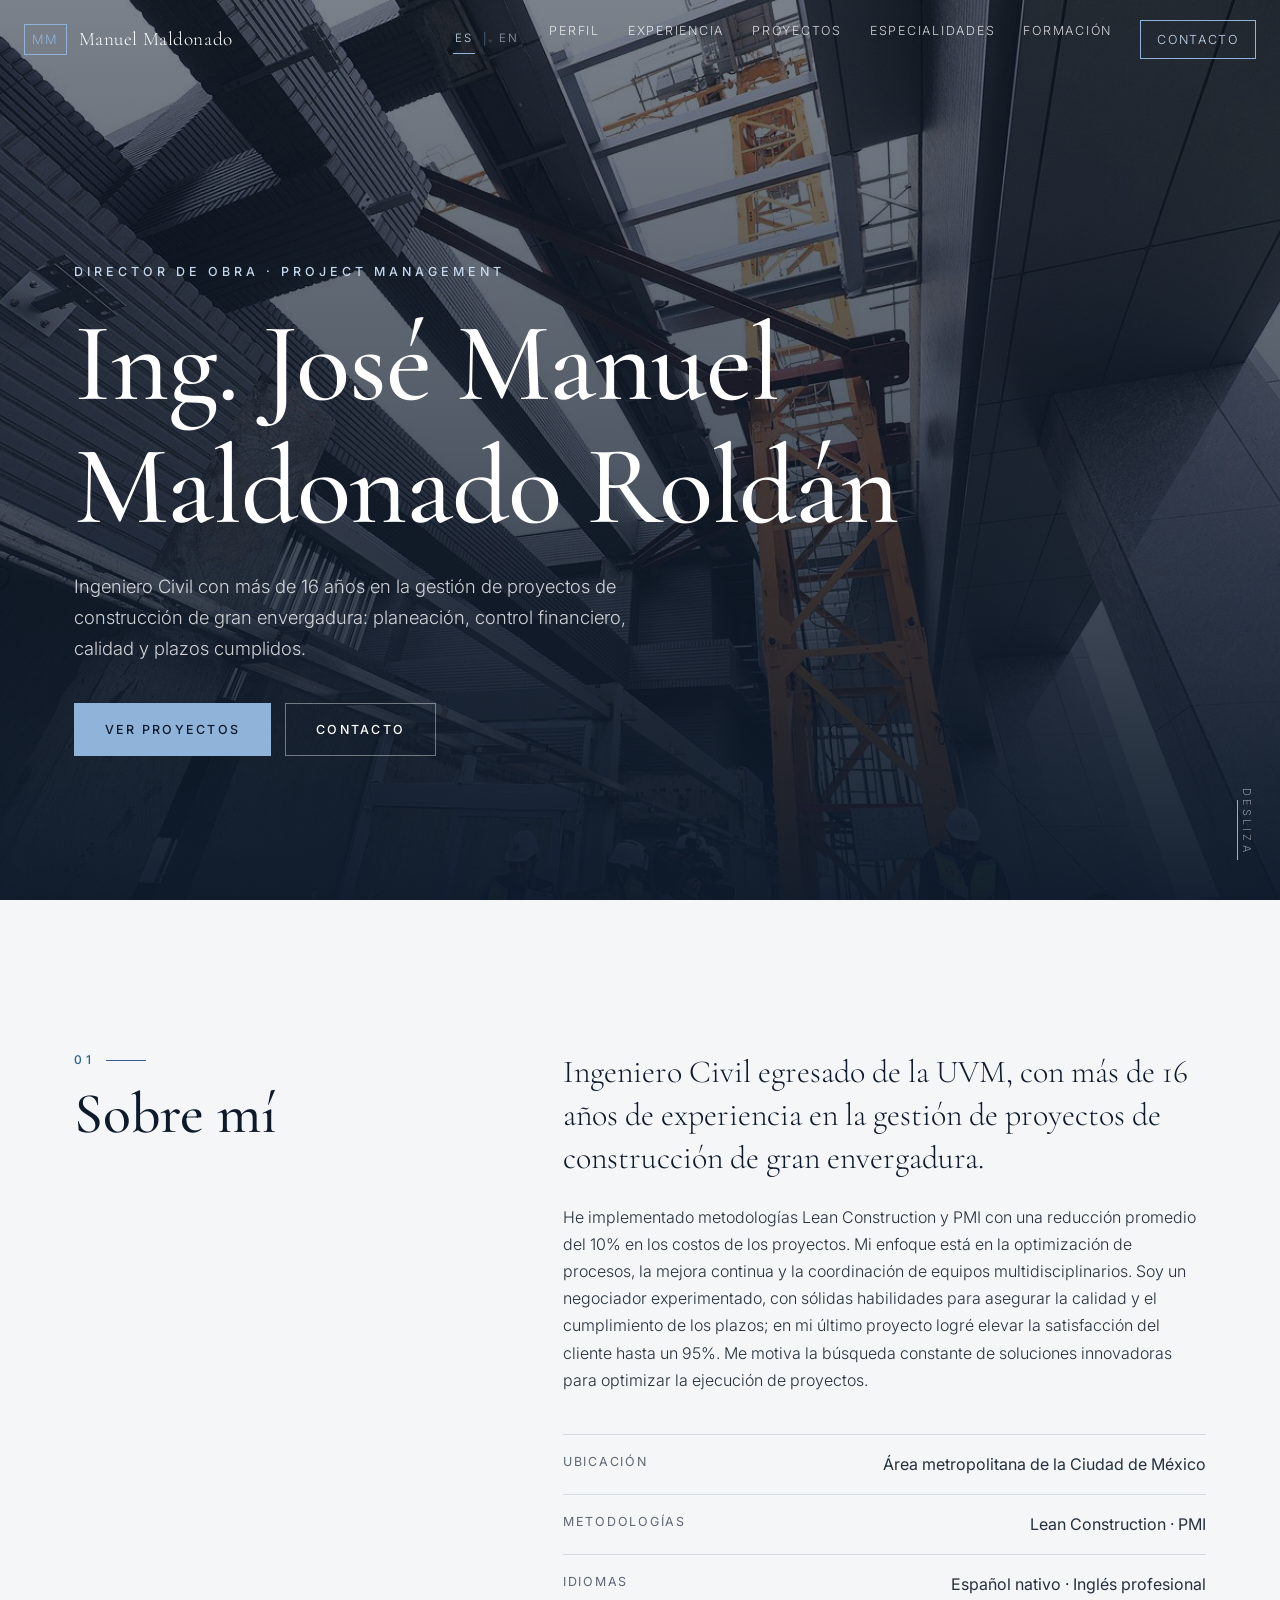
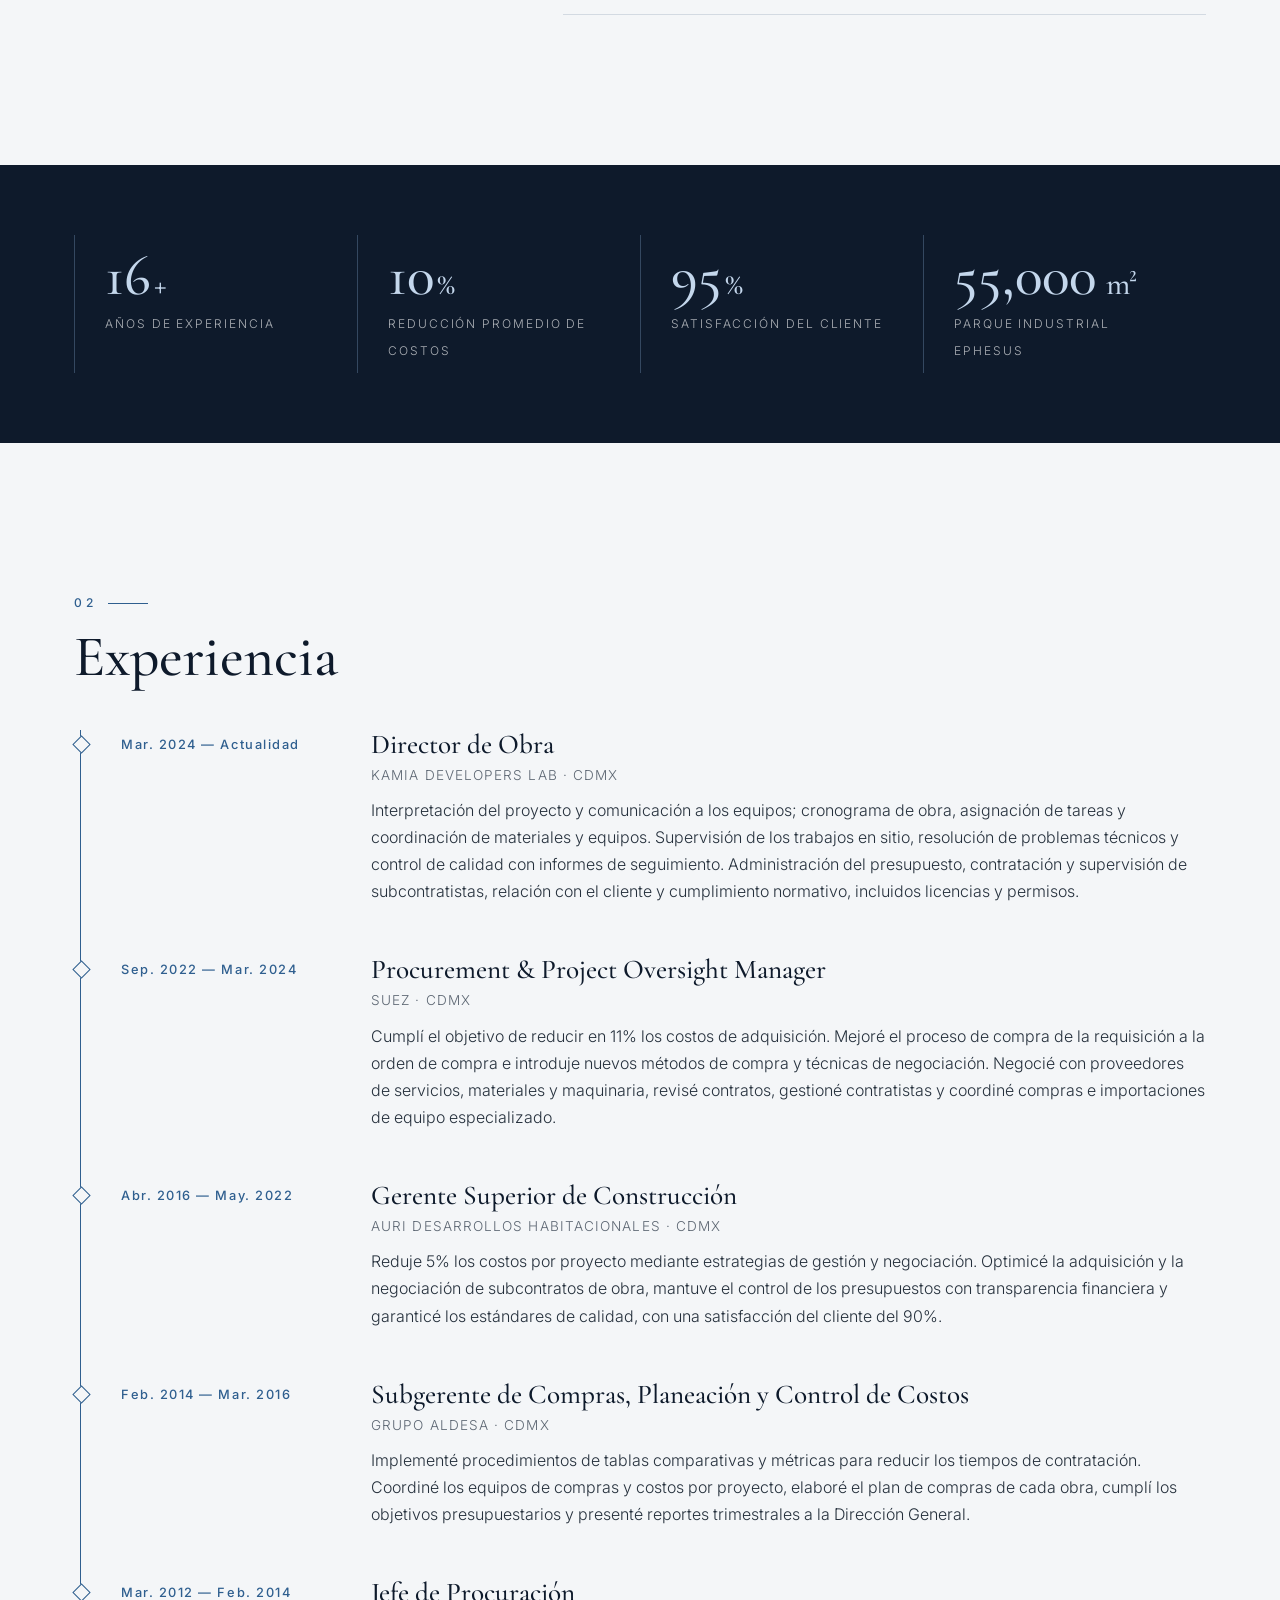
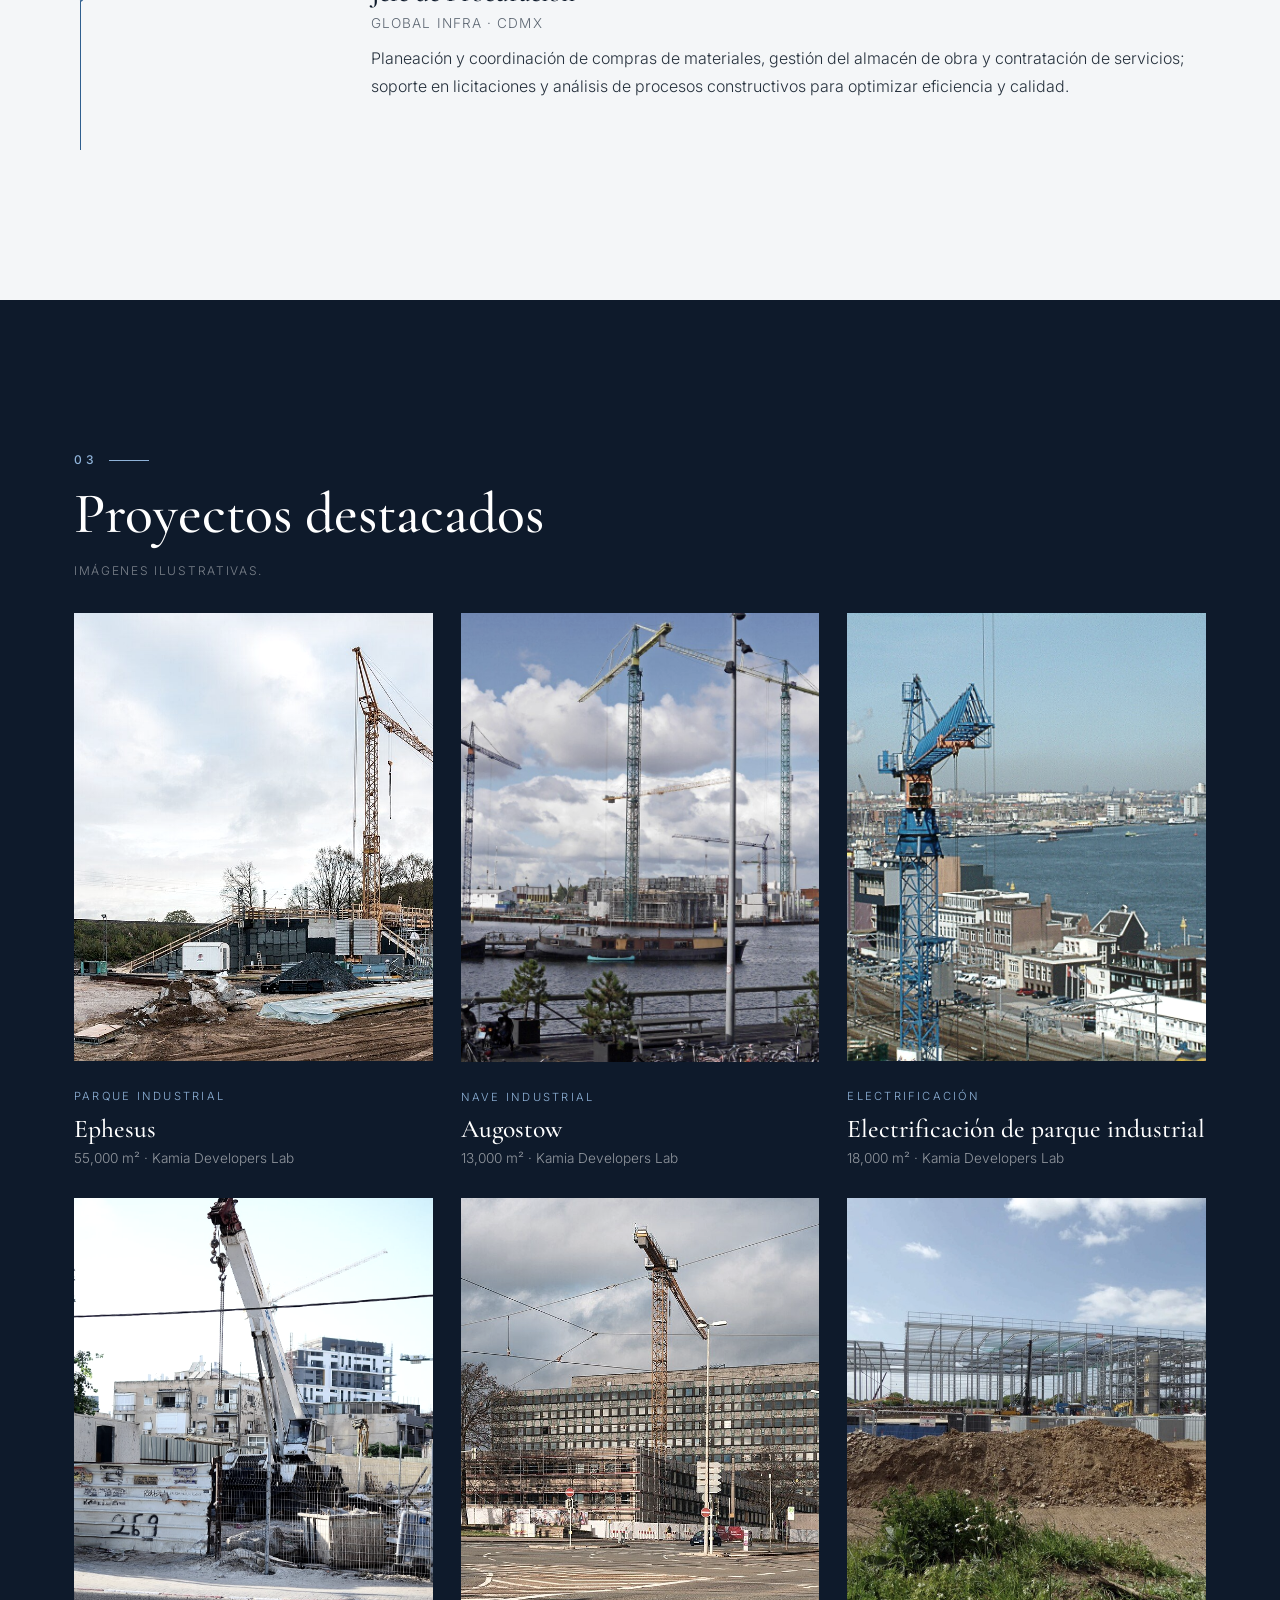
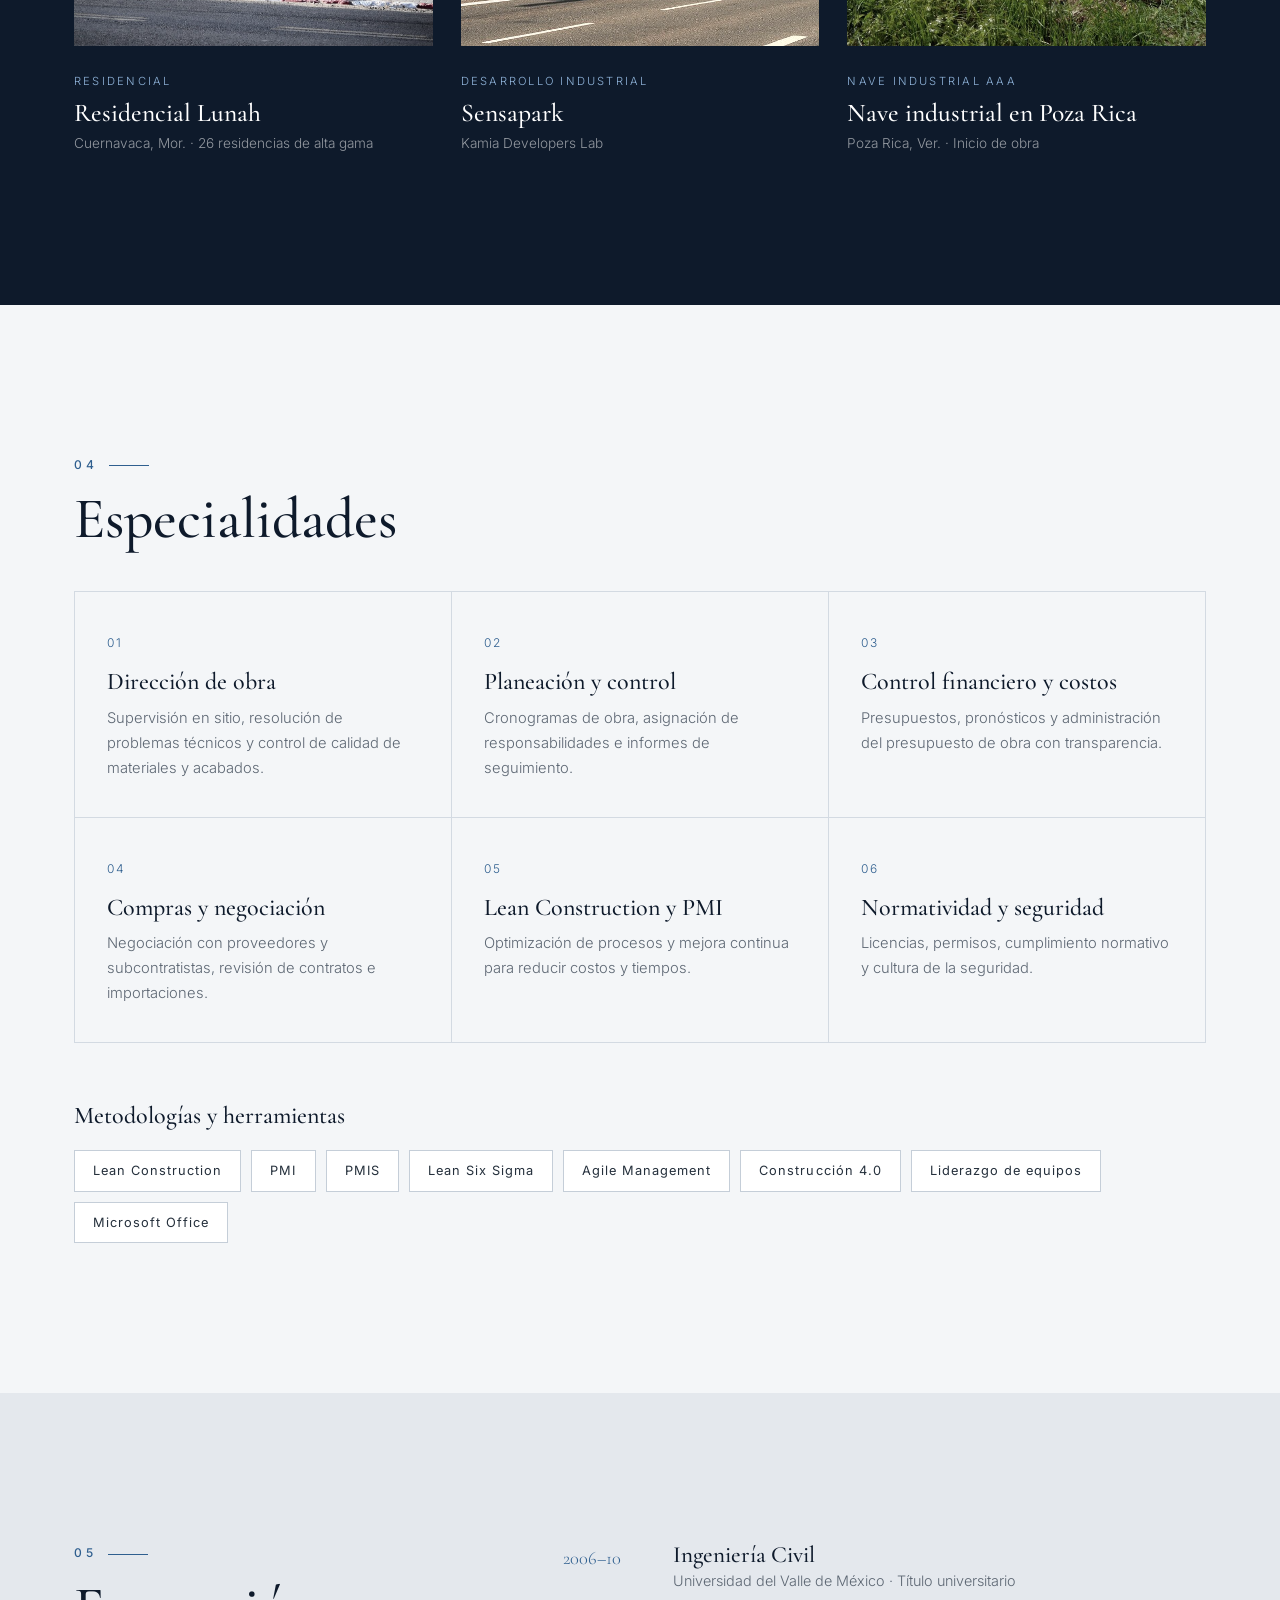
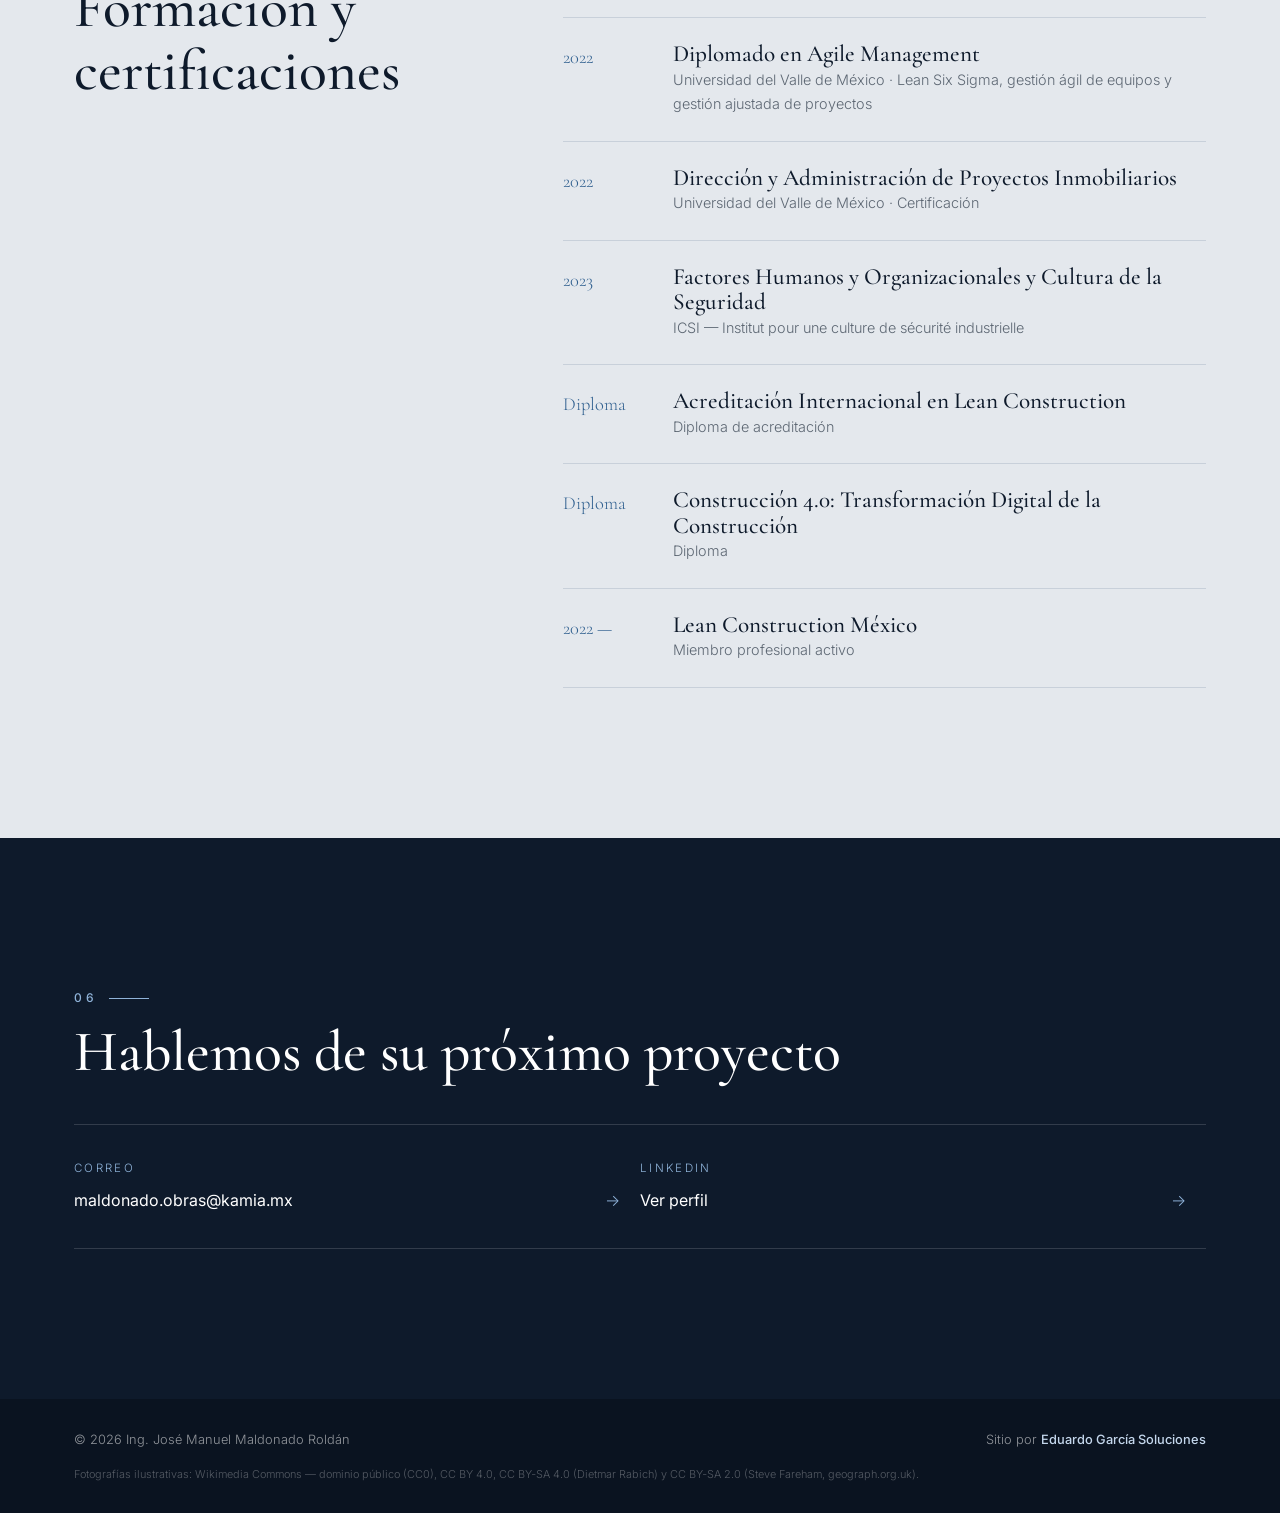
<file: index.html>
<!doctype html>
<html lang="es">
<head>
<meta charset="utf-8">
<meta name="viewport" content="width=device-width,initial-scale=1">
<title>Ing. José Manuel Maldonado Roldán · Director de Obra · Project Management</title>
<meta name="description" content="Ingeniero Civil con más de 16 años en dirección de obra, planeación, control financiero y gestión de proyectos de construcción con Lean Construction y PMI.">
<meta property="og:type" content="profile">
<meta property="og:title" content="Ing. José Manuel Maldonado Roldán · Director de Obra · Project Management">
<meta property="og:description" content="Dirección de obra, planeación y control de proyectos de construcción. Lean Construction y PMI.">
<meta property="og:image" content="https://lalo0790.github.io/manuel-maldonado/img/og.jpg">
<meta property="og:url" content="https://lalo0790.github.io/manuel-maldonado/">
<link rel="canonical" href="https://lalo0790.github.io/manuel-maldonado/">
<link rel="alternate" hreflang="es" href="https://lalo0790.github.io/manuel-maldonado/">
<meta name="twitter:card" content="summary_large_image">
<meta name="theme-color" content="#0e1a2b">
<link rel="icon" href="favicon.svg" type="image/svg+xml">
<link rel="preconnect" href="https://fonts.googleapis.com"><link rel="preconnect" href="https://fonts.gstatic.com" crossorigin>
<link href="https://fonts.googleapis.com/css2?family=Cormorant+Garamond:ital,wght@0,500;0,600;1,500&family=Inter:wght@300;400;500;600&display=swap" rel="stylesheet">
<link rel="stylesheet" href="styles.css">
</head>
<body>
<header class="nav" id="nav">
  <a href="#inicio" class="brand"><span class="mono" data-f="iniciales"></span><span data-f="nombreCorto"></span></a>
  <div class="lang" role="group" aria-label="Idioma / Language"><button data-l="es">ES</button><i>|</i><button data-l="en">EN</button></div>
  <button class="burger" aria-label="Menú" onclick="document.body.classList.toggle('menu')"><span></span><span></span></button>
  <nav><a href="#sobre" data-i="perfil">Perfil</a><a href="#experiencia" data-i="experiencia">Experiencia</a><a href="#proyectos" data-i="proyectos">Proyectos</a><a href="#especialidades" data-i="especialidades">Especialidades</a><a href="#formacion" data-i="formacion">Formación</a><a href="#contacto" class="nav-cta" data-i="contacto">Contacto</a></nav>
</header>

<section class="hero" id="inicio">
  <div class="hero-bg" style="background-image:url(img/hero.jpg)"></div>
  <div class="hero-in">
    <p class="eyebrow reveal" data-f="titulo"></p>
    <h1 class="reveal" data-f="nombre"></h1>
    <p class="tag reveal" data-f="tagline"></p>
    <div class="btns reveal">
      <a class="btn gold" id="cvBtn" href="#proyectos">Ver proyectos</a>
      <a class="btn line" href="#contacto" data-i="contacto">Contacto</a>
    </div>
  </div>
  <div class="scroll" data-i="desliza">Desliza</div>
</section>

<section class="sec" id="sobre">
  <div class="wrap two">
    <div><p class="num">01</p><h2 class="reveal" data-i="sobreT">Sobre mí</h2></div>
    <div class="reveal"><p class="lead" data-f="sobre1"></p><p data-f="sobre2"></p>
      <ul class="facts" id="facts"></ul></div>
  </div>
</section>

<section class="stats"><div class="wrap grid4" id="stats"></div></section>

<section class="sec" id="experiencia">
  <div class="wrap"><p class="num">02</p><h2 class="reveal" data-i="expT">Experiencia</h2>
    <ol class="timeline" id="timeline"></ol></div>
</section>

<section class="sec dark" id="proyectos">
  <div class="wrap"><p class="num">03</p><h2 class="reveal" data-i="proyT">Proyectos destacados</h2><p class="pnote" data-i="proyNota">Imágenes ilustrativas.</p>
    <div class="projects" id="projects"></div></div>
</section>

<section class="sec" id="especialidades">
  <div class="wrap"><p class="num">04</p><h2 class="reveal" data-i="espT">Especialidades</h2>
    <div class="skills" id="skills"></div>
    <h3 class="sub" data-i="tools">Metodologías y herramientas</h3><div class="chips" id="tools"></div></div>
</section>

<section class="sec concrete" id="formacion">
  <div class="wrap two">
    <div><p class="num">05</p><h2 class="reveal" data-i="formT">Formación y certificaciones</h2></div>
    <div><ul class="edu" id="edu"></ul></div>
  </div>
</section>

<section class="sec dark contact" id="contacto">
  <div class="wrap"><p class="num">06</p><h2 class="reveal" data-i="contT">Hablemos de su próximo proyecto</h2>
    <div class="cgrid" id="contact"></div></div>
</section>

<footer class="foot"><div class="wrap">
  <span>© <span id="yr"></span> <span data-f="nombre"></span></span>
  <span><span data-i="por">Sitio por</span> <strong>Eduardo García Soluciones</strong></span>
</div>
<p class="credits wrap" data-i="credits"></p>
</footer>
<script src="data.js"></script>
<script src="app.js"></script>
</body>
</html>
</file>
<file: styles.css>
:root{--ink:#0e1a2b;--ink2:#162538;--gold:#2f5f8f;--gold2:#24496f;--paper:#f4f6f8;--concrete:#e4e8ed;--txt:#25303c;--mut:#5d6773;--serif:'Cormorant Garamond',Georgia,serif;--sans:'Inter',system-ui,sans-serif}
*{box-sizing:border-box;margin:0;padding:0}html{scroll-behavior:smooth}
body{font-family:var(--sans);font-weight:300;color:var(--txt);background:var(--paper);line-height:1.7;-webkit-font-smoothing:antialiased}
a{color:inherit;text-decoration:none}img{display:block;max-width:100%}
.wrap{max-width:1180px;margin:0 auto;padding:0 24px}
h1,h2,h3{font-family:var(--serif);font-weight:500;line-height:1.1;color:var(--ink)}
h2{font-size:clamp(2.2rem,5vw,3.6rem);margin-bottom:2.5rem}
.num{font-size:.75rem;letter-spacing:.3em;color:var(--gold);margin-bottom:.8rem;font-weight:500}
.num::after{content:"";display:inline-block;width:40px;height:1px;background:var(--gold);vertical-align:middle;margin-left:12px}
/* acento acero claro sobre fondos oscuros */
.nav,.hero,.stats,.dark,.foot{--gold:#8fb3d9;--gold2:#c4d7ec}
/* nav */
.nav{position:fixed;inset:0 0 auto;z-index:50;display:flex;align-items:center;justify-content:space-between;padding:20px 24px;transition:.4s;color:#fff}
.nav.solid{background:rgba(14,26,43,.94);backdrop-filter:blur(10px);padding:14px 24px}
.brand{display:flex;align-items:center;gap:12px;font-family:var(--serif);font-size:1.2rem;letter-spacing:.03em}
.mono{border:1px solid var(--gold);color:var(--gold);font-size:.8rem;padding:4px 7px;font-family:var(--sans);letter-spacing:.1em}
.nav nav{display:flex;gap:28px;font-size:.78rem;letter-spacing:.14em;text-transform:uppercase}
.nav nav a{opacity:.8;transition:.3s}.nav nav a:hover{opacity:1;color:var(--gold2)}
.nav-cta{border:1px solid var(--gold);padding:8px 16px;color:var(--gold2)!important;opacity:1!important}
.burger{display:none;background:none;border:0;width:30px;cursor:pointer}.burger span{display:block;height:1px;background:#fff;margin:7px 0;transition:.3s}
/* hero */
.hero{position:relative;min-height:100svh;display:flex;align-items:flex-end;color:#fff;overflow:hidden;background:var(--ink)}
.hero-bg{position:absolute;inset:0;background-size:cover;background-position:center;transform:scale(1.08);animation:zoom 14s ease-out forwards}
.hero-bg::after{content:"";position:absolute;inset:0;background:linear-gradient(180deg,rgba(14,26,43,.55) 0%,rgba(14,26,43,.72) 50%,rgba(14,26,43,.97) 100%)}
@keyframes zoom{to{transform:scale(1)}}
.hero-in{position:relative;max-width:1180px;width:100%;margin:0 auto;padding:0 24px 16vh}
.eyebrow{color:var(--gold2);letter-spacing:.32em;text-transform:uppercase;font-size:.78rem;font-weight:500;margin-bottom:1.2rem}
.hero h1{color:#fff;font-size:clamp(3rem,9vw,7rem);font-weight:500;letter-spacing:-.01em;margin-bottom:1.4rem}
.tag{max-width:600px;font-size:clamp(1rem,1.6vw,1.15rem);color:rgba(255,255,255,.8);margin-bottom:2.4rem}
.btns{display:flex;gap:14px;flex-wrap:wrap}
.btn{padding:15px 30px;font-size:.78rem;letter-spacing:.18em;text-transform:uppercase;font-weight:500;transition:.35s;border:1px solid var(--gold)}
.btn.gold{background:var(--gold);color:var(--ink)}.btn.gold:hover{background:var(--gold2)}
.btn.line{color:#fff;border-color:rgba(255,255,255,.4)}.btn.line:hover{border-color:var(--gold);color:var(--gold2)}
.scroll{position:absolute;right:24px;bottom:40px;writing-mode:vertical-rl;font-size:.68rem;letter-spacing:.3em;text-transform:uppercase;color:rgba(255,255,255,.5)}
.scroll::after{content:"";display:block;width:1px;height:60px;background:var(--gold);margin:12px auto 0}
/* secciones */
.sec{padding:clamp(80px,12vw,150px) 0}
.two{display:grid;grid-template-columns:1fr 1.5fr;gap:60px}
.lead{font-family:var(--serif);font-size:clamp(1.5rem,2.6vw,2rem);line-height:1.35;color:var(--ink);margin-bottom:1.5rem}
.facts{list-style:none;margin-top:2.5rem;border-top:1px solid #d3dae2}
.facts li{display:flex;justify-content:space-between;gap:16px;padding:16px 0;border-bottom:1px solid #d3dae2;font-weight:400}
.facts span{color:var(--mut);font-size:.78rem;letter-spacing:.14em;text-transform:uppercase;font-weight:400}
.stats{background:var(--ink);color:#fff;padding:70px 0}
.grid4{display:grid;grid-template-columns:repeat(4,1fr)}
.stat{padding:10px 30px;border-left:1px solid rgba(143,179,217,.3)}
.stat b{display:block;font-family:var(--serif);font-weight:500;font-size:clamp(2.4rem,4.5vw,3.8rem);color:var(--gold2);line-height:1.1}
.stat span{font-size:.75rem;letter-spacing:.16em;text-transform:uppercase;color:rgba(255,255,255,.65)}
.timeline{list-style:none;border-left:1px solid var(--gold);margin-left:6px}
.timeline li{display:grid;grid-template-columns:220px 1fr;gap:30px;padding:0 0 50px 40px;position:relative}
.timeline li::before{content:"";position:absolute;left:-6px;top:8px;width:11px;height:11px;background:var(--paper);border:1px solid var(--gold);transform:rotate(45deg)}
.per{font-size:.8rem;letter-spacing:.12em;color:var(--gold);font-weight:500;padding-top:4px}
.timeline h3{font-size:1.7rem}.emp{color:var(--mut);font-size:.85rem;letter-spacing:.08em;text-transform:uppercase;margin:4px 0 10px}
.dark{background:var(--ink);color:rgba(255,255,255,.75)}.dark h2,.dark h3{color:#fff}
.projects{display:grid;grid-template-columns:repeat(3,1fr);gap:28px}
.proj .ph{overflow:hidden;aspect-ratio:4/5;background:var(--ink2)}
.proj img{width:100%;height:100%;object-fit:cover;filter:grayscale(.35) contrast(1.05);transition:transform 1.2s cubic-bezier(.2,.7,.2,1),filter .6s}
.proj:hover img{transform:scale(1.06);filter:none}
.proj figcaption{padding:20px 0 0}.proj figcaption span{font-size:.7rem;letter-spacing:.2em;text-transform:uppercase;color:var(--gold)}
.proj h3{font-size:1.6rem;margin:6px 0 4px}.proj p{font-size:.85rem;color:rgba(255,255,255,.55)}
.skills{display:grid;grid-template-columns:repeat(3,1fr);border-top:1px solid #d3dae2;border-left:1px solid #d3dae2}
.skill{padding:36px 32px;border-right:1px solid #d3dae2;border-bottom:1px solid #d3dae2;transition:background .4s}
.skill:hover{background:#fff}.skill i{font-style:normal;font-size:.75rem;color:var(--gold);letter-spacing:.2em}
.skill h3{font-size:1.5rem;margin:14px 0 10px}.skill p{font-size:.92rem;color:var(--mut)}
.sub{font-size:1.5rem;margin:60px 0 20px}
.chips{display:flex;flex-wrap:wrap;gap:10px}.chips span{border:1px solid #c5ced8;padding:9px 18px;font-size:.8rem;letter-spacing:.08em;font-weight:400}
.concrete{background:var(--concrete)}
.edu{list-style:none}.edu li{display:grid;grid-template-columns:90px 1fr;gap:20px;padding:24px 0;border-bottom:1px solid #c8d0da}
.edu li:first-child{padding-top:0}.edu span{font-family:var(--serif);font-size:1.3rem;color:var(--gold)}
.edu h3{font-size:1.45rem}.edu p{color:var(--mut);font-size:.9rem}
.cgrid{display:grid;grid-template-columns:repeat(4,1fr);border-top:1px solid rgba(255,255,255,.15)}
.ci{padding:34px 24px 34px 0;border-bottom:1px solid rgba(255,255,255,.15);position:relative;transition:.4s}
.ci span{display:block;font-size:.72rem;letter-spacing:.2em;text-transform:uppercase;color:var(--gold);margin-bottom:8px}
.ci b{font-weight:400;color:#fff;word-break:break-word}.ci i{position:absolute;right:20px;bottom:34px;font-style:normal;color:var(--gold);transition:.4s}
.ci:hover i{transform:translateX(6px)}
.foot{background:#0a1320;color:rgba(255,255,255,.55);font-size:.8rem;padding:30px 0}
.foot .wrap:first-child{display:flex;justify-content:space-between;flex-wrap:wrap;gap:10px}.foot strong{color:var(--gold2);font-weight:500}
.credits{font-size:.68rem;opacity:.55;margin-top:14px}
/* reveal */
.reveal{opacity:0;transform:translateY(28px);transition:opacity 1s ease,transform 1s cubic-bezier(.2,.7,.2,1)}.reveal.in{opacity:1;transform:none}
@media (prefers-reduced-motion:reduce){.reveal{opacity:1;transform:none}.hero-bg{animation:none}}
/* responsive */
@media (max-width:900px){
 .burger{display:block;z-index:2}
 .nav nav{position:fixed;inset:0;background:var(--ink);flex-direction:column;justify-content:center;align-items:center;gap:30px;font-size:1rem;opacity:0;pointer-events:none;transition:.4s}
 body.menu .nav nav{opacity:1;pointer-events:auto}
 body.menu .burger span:first-child{transform:translateY(4px) rotate(45deg)}body.menu .burger span:last-child{transform:translateY(-4px) rotate(-45deg)}
 .two{grid-template-columns:1fr;gap:10px}.grid4{grid-template-columns:1fr 1fr;row-gap:40px}.stat{padding:6px 18px}
 .timeline li{grid-template-columns:1fr;gap:6px;padding-left:28px}
 .projects,.skills{grid-template-columns:1fr 1fr}.cgrid{grid-template-columns:1fr 1fr}
 .scroll{display:none}
}
@media (max-width:560px){.projects,.skills,.cgrid{grid-template-columns:1fr}.proj .ph{aspect-ratio:4/3}.hero-in{padding-bottom:12vh}.btn{flex:1;text-align:center;padding:15px 18px}}
/* impresión como CV */
@media print{
 @page{size:letter;margin:14mm}
 body{background:#fff;color:#111;font-size:10pt;line-height:1.45}
 .nav,.scroll,.btns,.hero-bg,.projects,.credits,.ci i{display:none!important}
 .reveal{opacity:1!important;transform:none!important}
 .hero{min-height:0;background:#fff;color:#111;border-bottom:2px solid var(--gold);padding-bottom:10px}
 .hero-in{padding:0}.hero h1{color:#111;font-size:28pt;margin:0 0 6px}.eyebrow{color:#2f5f8f}.tag{color:#333;margin:0}
 .sec{padding:14px 0;page-break-inside:avoid}.wrap{padding:0;max-width:none}
 h2{font-size:16pt;margin-bottom:8px}.num{display:none}.lead{font-size:12pt}
 .stats{background:#fff;color:#111;padding:8px 0}.stat b{color:#2f5f8f;font-size:18pt}.stat span{color:#444}
 .dark,.concrete{background:#fff;color:#111}.dark h2,.dark h3,.ci b{color:#111}
 #proyectos{display:none}.timeline li{padding-bottom:12px;page-break-inside:avoid}.timeline li::before{background:#fff}
 .skill{padding:10px}.skill h3,.timeline h3,.edu h3{font-size:12pt}.sub{margin:12px 0 6px;font-size:12pt}
 .two{grid-template-columns:1fr;gap:0}.cgrid{grid-template-columns:repeat(4,1fr)}.ci{padding:8px 0}
 .foot{background:#fff;color:#666;padding:6px 0}
}
.btn{white-space:nowrap}@media (max-width:560px){.btn{padding:15px 10px;letter-spacing:.1em;font-size:.72rem}}
.lang{margin-left:auto;margin-right:28px;display:flex;align-items:center;gap:8px;font-size:.72rem;letter-spacing:.18em}
.lang i{font-style:normal;color:var(--gold);opacity:.6}
.lang button{background:none;border:0;color:rgba(255,255,255,.55);font:inherit;letter-spacing:inherit;cursor:pointer;padding:4px 2px;border-bottom:1px solid transparent;transition:.3s}
.lang button.on{color:var(--gold2);border-color:var(--gold)}.lang button:hover{color:#fff}
@media (max-width:900px){.lang{margin-right:18px;z-index:2}}
@media print{.lang{display:none}}

.pnote{margin:-1.6rem 0 2rem;font-size:.75rem;letter-spacing:.14em;text-transform:uppercase;color:rgba(255,255,255,.45)}
.cgrid{grid-template-columns:repeat(auto-fit,minmax(240px,1fr))}
.edu span{font-size:1.15rem}
.chips span{background:#fff}
.stat b{white-space:nowrap}.stat b small{font-size:.55em;margin-left:.08em}
</file>
